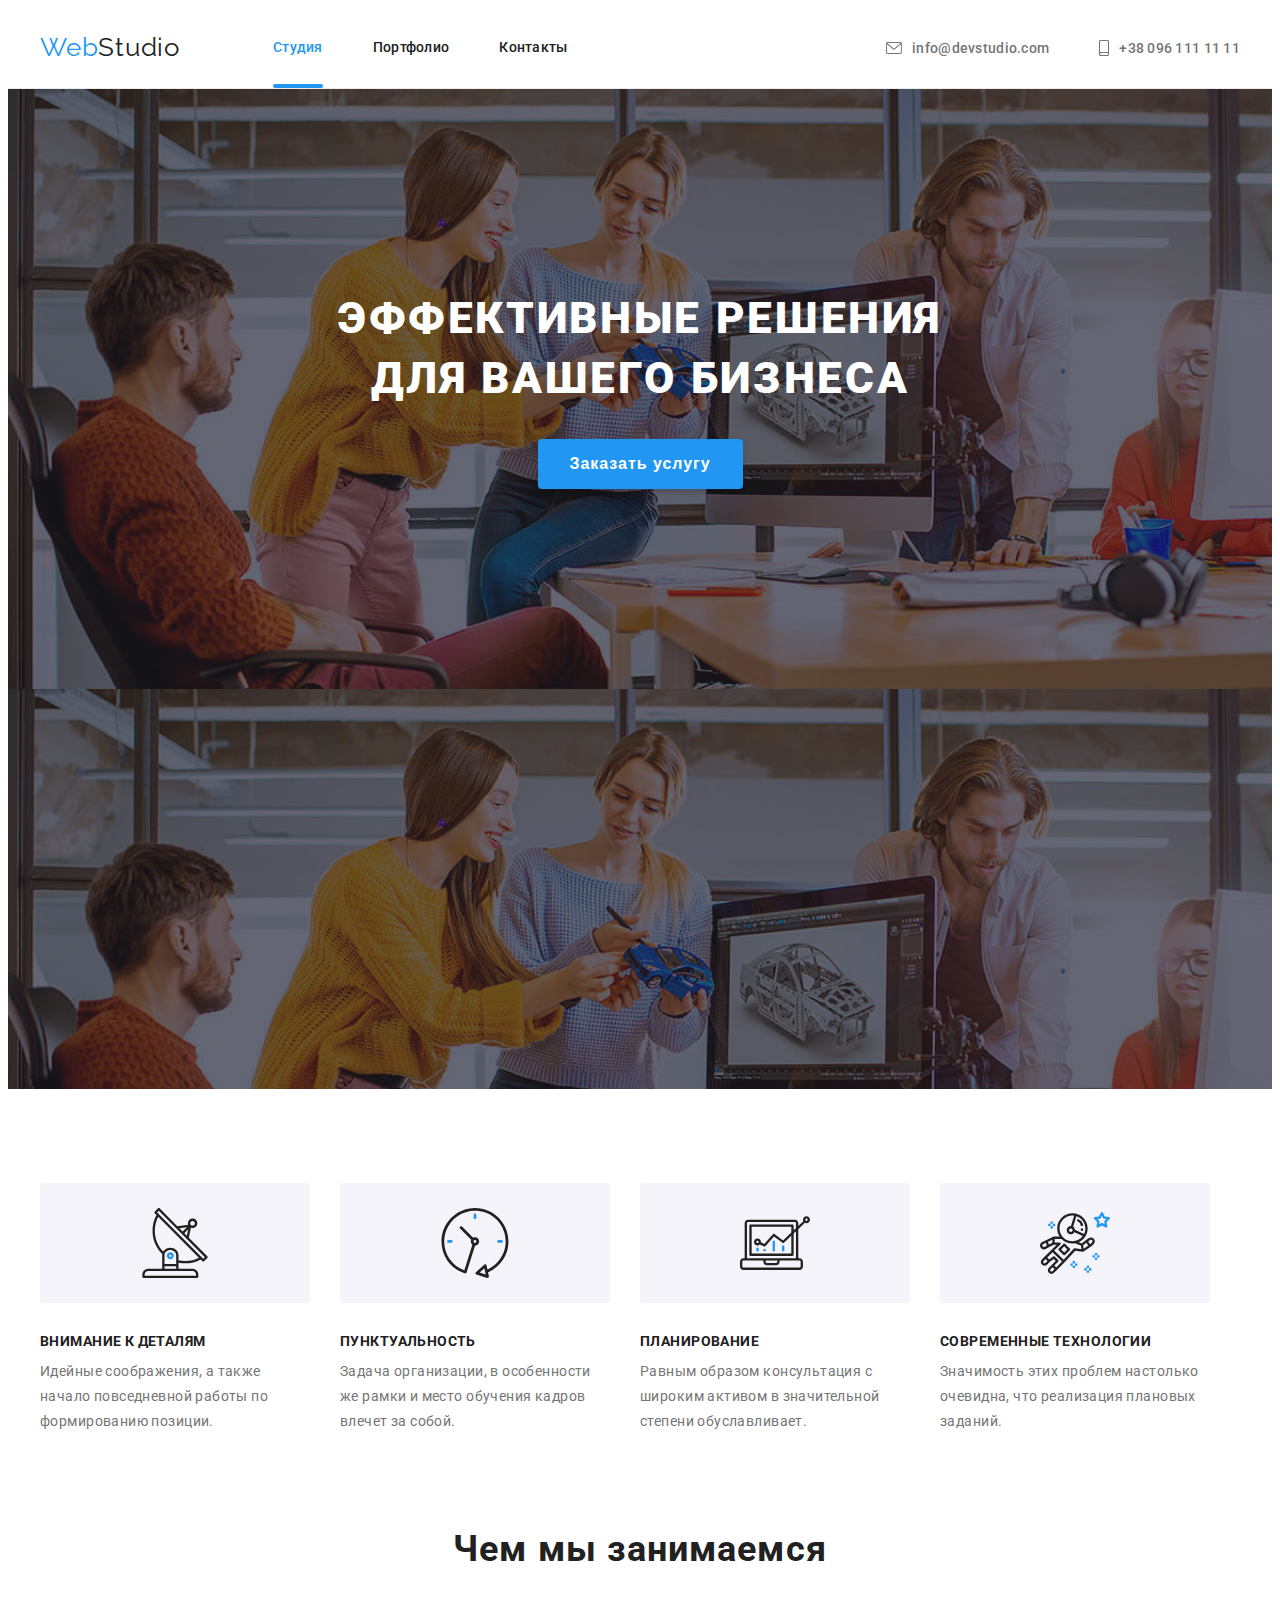
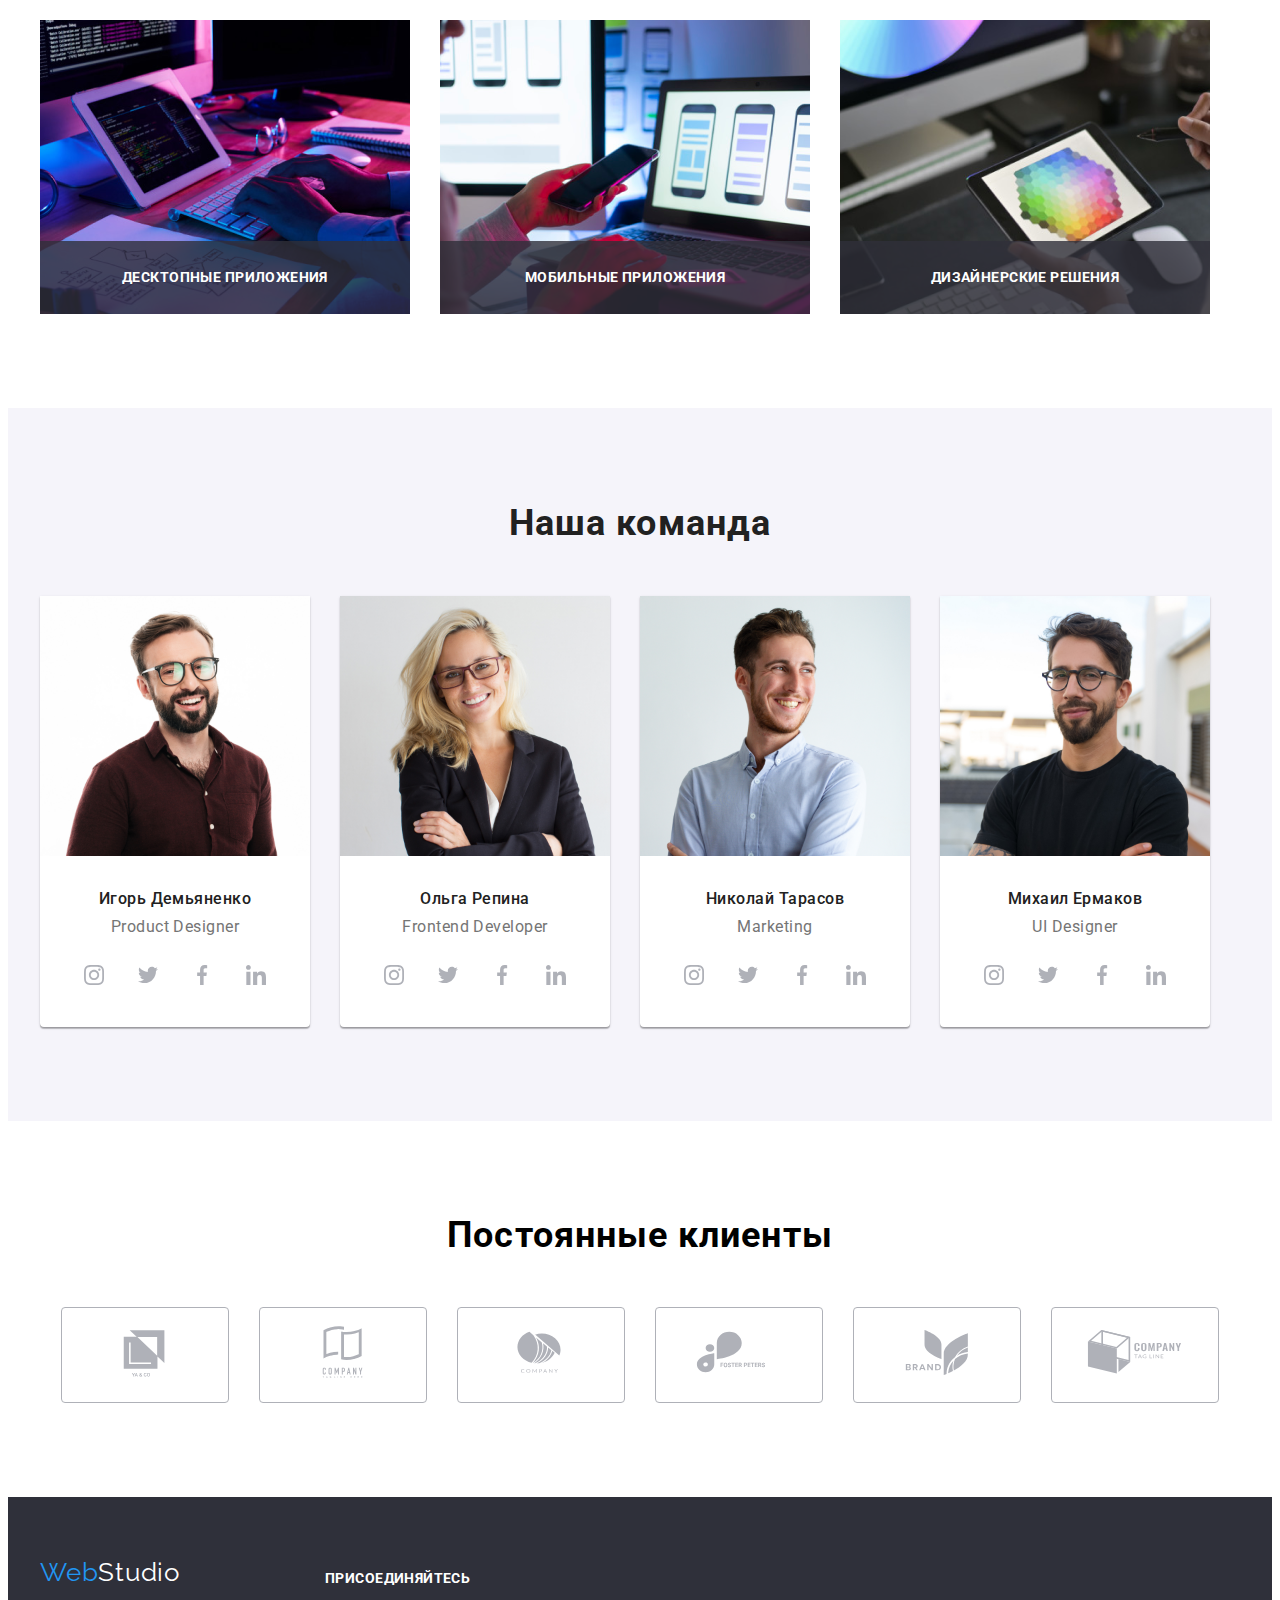
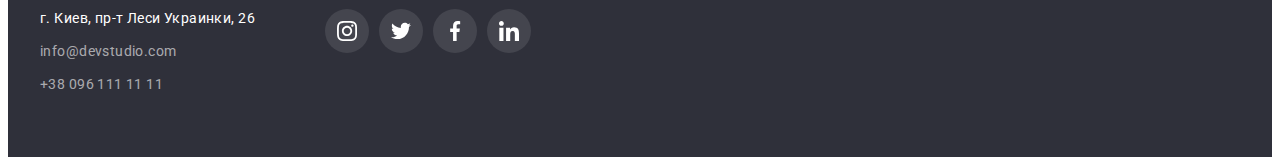
<file: index.html>
<!DOCTYPE html>
<html lang="ru">
  <head>
    <meta charset="UTF-8" />
    <meta http-equiv="X-UA-Compatible" content="IE=edge" />
    <meta name="viewport" content="width=device-width, initial-scale=1.0" />
    <title lang="en">WebStudio</title>
    <link rel="preconnect" href="https://fonts.googleapis.com" />
    <link rel="preconnect" href="https://fonts.gstatic.com" crossorigin />
    <link
      href="https://fonts.googleapis.com/css2?family=Raleway:wght@700&family=Roboto:wght@400;500;700;900&display=swap"
      rel="stylesheet"
    />
    <link rel="stylesheet" href="https://cdnjs.cloudflare.com/ajax/libs/modern-normalize/1.1.0/modern-normalize.min.css" integrity="sha512-wpPYUAdjBVSE4KJnH1VR1HeZfpl1ub8YT/NKx4PuQ5NmX2tKuGu6U/JRp5y+Y8XG2tV+wKQpNHVUX03MfMFn9Q==" crossorigin="anonymous" referrerpolicy="no-referrer" />
    <link rel="stylesheet" href="./css/styles.css" />
  </head>
  <body>
    <!-- Секция Хедер -->
    <header class="header">
      <div class="container header-container">
        <nav class="header-nav">
          <a href="./index.html" lang="en" target="_self" class="link logo">
            <span class="logo-web">Web</span>Studio
          </a>
          <ul class="nav-list list">
            <li><a href="" class="link header-active-page">Студия</a></li>
            <li><a href="./portfolio.html" class="link">Портфолио</a></li>
            <li><a href="" class="link">Контакты</a></li>
          </ul>
        </nav>
        <ul class="nav-contacts list">
          <li>
            <a href="mailto:info@devstudio.com" class="link">
              <svg class="icon-envelope" width="16" height="12">
                <use href="./images/symbol-defs.svg#icon-envelope"></use>
              </svg>
            info@devstudio.com</a>
          </li>
          <li>
            <a href="tel:+380961111111" class="link">
              <svg class="icon-smartphone" width="10" height="16">.
                <use href="./images/symbol-defs.svg#icon-smartphone"></use>
               </svg>
            +38 096 111 11 11</a>
          </li>
        </ul>
      </div>
    </header>

    <main>
      <!-- Секция Герой -->
      <section class="hero">
        <div class="container hero-container">
          <h1 class="hero-title">Эффективные решения для вашего бизнеса</h1>
          <button data-modal-open type="button" class="button hero-button">
            Заказать услугу
          </button>
        </div>
      </section>

      <div data-modal class="backdrop is-hidden">
        <div class="modal">
          <button data-modal-close type="button" class="button">
            <svg class="icon-close" width="11px" height="11px">
              <use href="./images/symbol-defs.svg#icon-close"></use>
            </svg>
          </button>
        </div>
      </div>

      <!-- Секция О нас -->
      <section class="about">
        <div class="container">
          <h2 hidden>О нас</h2>
          <ul class="list about-container">
            <li>
              <div class="about-icon">
                <svg class="icon-antenna" width="70" height="70">
                  <use href="./images/symbol-defs.svg#icon-antenna"></use>
                </svg>
              </div>
              <h3>Внимание к деталям</h3>
              <p>
                Идейные соображения, а также начало повседневной работы по
                формированию позиции.
              </p>
            </li>
            <li>
              <div class="about-icon">
                <svg class="icon-clock" width="70" height="70">
                  <use href="./images/symbol-defs.svg#icon-clock"></use>
                </svg>
              </div>
              <h3>Пунктуальность</h3>
              <p>
                Задача организации, в особенности же рамки и место обучения кадров
                влечет за собой.
              </p>
            </li>
            <li>
              <div class="about-icon">
                <svg class="icon-diagram" width="70" height="70">
                  <use href="./images/symbol-defs.svg#icon-diagram"></use>
                </svg>
              </div>
              <h3>Планирование</h3>
              <p>
                Равным образом консультация с широким активом в значительной
                степени обуславливает.
              </p>
            </li>
            <li>
              <div class="about-icon">
                <svg class="icon-astronaut" width="70" height="70">
                  <use href="./images/symbol-defs.svg#icon-astronaut"></use>
                </svg>
              </div>
              <h3>Современные технологии</h3>
              <p>
                Значимость этих проблем настолько очевидна, что реализация
                плановых заданий.
              </p>
            </li>
          </ul>  
        </div>
      </section>

      <!-- Секция чем мы занимаемся -->
      <section class="works">
        <div class="container">
          <h2>Чем мы занимаемся</h2>
          <ul class="list works-container">
            <li>
              <div class="works-thumb">
                <img
                src="./images/img1.png"
                alt="разработка алгоритмов"
                width="370"
                height="294"
              />
              <div class="works-description">
                <p>
                  Десктопные приложения
                </p>
              </div>
              </div>

            </li>
            <li>
              <div class="works-thumb">
                <img
                src="./images/img2.png"
                alt="написание мобильных приложений"
                width="370"
                height="294"
              />
              <div class="works-description">
                <p>
                  Мобильные приложения
                </p>
              </div>
              </div>

            </li>
            <li>
              <div class="works-thumb">
                <img
                src="./images/img3.png"
                alt="веб дизайн"
                width="370"
                height="294"
              />
              <div class="works-description">
                <p>
                  Дизайнерские решения
                </p>
              </div>
              </div>

            </li>
          </ul>  
        </div>
      </section>

      <!-- Секция наша команда -->
      <section class="team">
        <div class="container">
          <h2 class="team-title">Наша команда</h2>
          <ul class="list team-container">
            <li class="team-card">
              <img
                src="./images/img4.jpg"
                alt="Игорь Демьяненко"
                width="270"
                height="260"
              />
              <div class="team-card-info">
                <h3 class="team-name">Игорь Демьяненко</h3>
                <p lang="en" class="team-job">Product Designer</p>
                <div class="team-social-media">
                  <a href="">
                    <svg class="team-instagram" width="20" height="20">
                      <use href="./images/symbol-defs.svg#icon-instagram" class="icon-instagram"></use>
                    </svg>
                  </a><a href="">
                    <svg class="team-twitter" width="20" height="20">
                      <use href="./images/symbol-defs.svg#icon-twitter" class="icon-twitter"></use>
                    </svg>
                  </a><a href="">
                    <svg class="team-facebook" width="20" height="20">
                      <use href="./images/symbol-defs.svg#icon-facebook" class="icon-facebook"></use>
                    </svg>
                  </a><a href="">
                    <svg class="team-linkedin" width="20" height="20">
                      <use href="./images/symbol-defs.svg#icon-linkedin" class="icon-linkedin"></use>
                    </svg>
                  </a>
                </div>
              </div>
            </li>
            <li class="team-card">
              <img
                src="./images/img5.jpg"
                alt="Ольга Репина"
                width="270"
                height="260"
              />
              <div class="team-card-info">
                <h3 class="team-name">Ольга Репина</h3>
                <p lang="en" class="team-job">Frontend Developer</p>
                <div class="team-social-media">
                  <a href="">
                    <svg class="team-instagram" width="20" height="20">
                      <use href="./images/symbol-defs.svg#icon-instagram" class="icon-instagram"></use>
                    </svg>
                  </a><a href="">
                    <svg class="team-twitter" width="20" height="20">
                      <use href="./images/symbol-defs.svg#icon-twitter" class="icon-twitter"></use>
                    </svg>
                  </a><a href="">
                    <svg class="team-facebook" width="20" height="20">
                      <use href="./images/symbol-defs.svg#icon-facebook" class="icon-facebook"></use>
                    </svg>
                  </a><a href="">
                    <svg class="team-linkedin" width="20" height="20">
                      <use href="./images/symbol-defs.svg#icon-linkedin" class="icon-linkedin"></use>
                    </svg>
                  </a>
                </div>
              </div>
            </li>
            <li class="team-card">
              <img
                src="./images/img6.jpg"
                alt="Николай Тарасов"
                width="270"
                height="260"
              />
              <div class="team-card-info">
                <h3 class="team-name">Николай Тарасов</h3>
                <p lang="en" class="team-job">Marketing</p>
                <div class="team-social-media">
                  <a href="">
                    <svg class="team-instagram" width="20" height="20">
                      <use href="./images/symbol-defs.svg#icon-instagram" class="icon-instagram"></use>
                    </svg>
                  </a><a href="">
                    <svg class="team-twitter" width="20" height="20">
                      <use href="./images/symbol-defs.svg#icon-twitter" class="icon-twitter"></use>
                    </svg>
                  </a><a href="">
                    <svg class="team-facebook" width="20" height="20">
                      <use href="./images/symbol-defs.svg#icon-facebook" class="icon-facebook"></use>
                    </svg>
                  </a><a href="">
                    <svg class="team-linkedin" width="20" height="20">
                      <use href="./images/symbol-defs.svg#icon-linkedin" class="icon-linkedin"></use>
                    </svg>
                  </a>
                </div>
              </div>
            </li>
            <li class="team-card">
              <img
                src="./images/img7.jpg"
                alt="Михаил Ермаков"
                width="270"
                height="260"
              />
              <div class="team-card-info">
                <h3 class="team-name">Михаил Ермаков</h3>
                <p lang="en" class="team-job">UI Designer</p>
                <div class="team-social-media">
                  <a href="">
                    <svg class="team-instagram" width="20" height="20">
                      <use href="./images/symbol-defs.svg#icon-instagram" class="icon-instagram"></use>
                    </svg>
                  </a><a href="">
                    <svg class="team-twitter" width="20" height="20">
                      <use href="./images/symbol-defs.svg#icon-twitter" class="icon-twitter"></use>
                    </svg>
                  </a><a href="">
                    <svg class="team-facebook" width="20" height="20">
                      <use href="./images/symbol-defs.svg#icon-facebook" class="icon-facebook"></use>
                    </svg>
                  </a><a href="">
                    <svg class="team-linkedin" width="20" height="20">
                      <use href="./images/symbol-defs.svg#icon-linkedin" class="icon-linkedin"></use>
                    </svg>
                  </a>
                </div>
              </div>
            </li>
          </ul>
        </div>
      </section>

      <!-- Секция клиенты -->
      <section class="customers">
        <div class="container customers-container">
          <h1 class="customers-title">Постоянные клиенты</h1>
          <ul class="customers-list list">
            <li><a href="">
                <svg class="customers-icon" width="106" height="60">
                  <use href="./images/symbol-defs.svg#icon-Logo1"></use>
                </svg>
              </a></li
            ><li><a href="">
                <svg class="customers-icon" width="106" height="60">
                  <use href="./images/symbol-defs.svg#icon-Logo2"></use>
                </svg>
              </a></li
            ><li><a href="">
                <svg class="customers-icon" width="106" height="60">
                 <use href="./images/symbol-defs.svg#icon-Logo3"></use>
                </svg>
              </a></li
            ><li><a href="">
                <svg class="customers-icon" width="106" height="60">
                  <use href="./images/symbol-defs.svg#icon-Logo4"></use>
                </svg>
              </a></li
            ><li><a href="">
                <svg class="customers-icon" width="106" height="60">
                  <use href="./images/symbol-defs.svg#icon-Logo5"></use>
                </svg>
              </a></li
            ><li><a href="">
                <svg class="customers-icon" width="106" height="60">
                  <use href="./images/symbol-defs.svg#icon-Logo6"></use>
                </svg>
              </a>
            </li>
          </ul>
        </div>
      </section>
    </main>
    <!-- Секция футер -->
    <footer class="footer">
      <div class="container">
        <div class=" footer-container">
          <a href="" lang="en" class="link logo"><span class="logo-web">Web</span>Studio</a>
          <ul class="list footer-list">
            <li>
              <address>г. Киев, пр-т Леси Украинки, 26</address>
            </li>
            <li>
              <a href="mailto:info@devstudio.com" class="footer-link link">info@devstudio.com</a>
            </li>
            <li>
              <a href="tel:+380961111111" class="footer-link link">+38 096 111 11 11</a>
            </li>
          </ul>
        </div>
        <div class="footer-social">
          <h2>
            присоединяйтесь
          </h2>
          <div class="footer-social-media">
            <a href="">
              <svg class="footer-instagram" width="20" height="20">
                <use href="./images/symbol-defs.svg#icon-instagram" class="icon-instagram"></use>
              </svg>
            </a><a href="">
              <svg class="footer-twitter" width="20" height="20">
                <use href="./images/symbol-defs.svg#icon-twitter" class="icon-twitter"></use>
              </svg>
            </a><a href="">
              <svg class="footer-facebook" width="20" height="20">
                <use href="./images/symbol-defs.svg#icon-facebook" class="icon-facebook"></use>
              </svg>
            </a><a href="">
              <svg class="footer-linkedin" width="20" height="20">
                <use href="./images/symbol-defs.svg#icon-linkedin" class="icon-linkedin"></use>
              </svg>
            </a>
          </div>
        </div>
      </div>

    </footer>

    <script src="./js/modal.js"></script>

  </body>
</html>
</file>
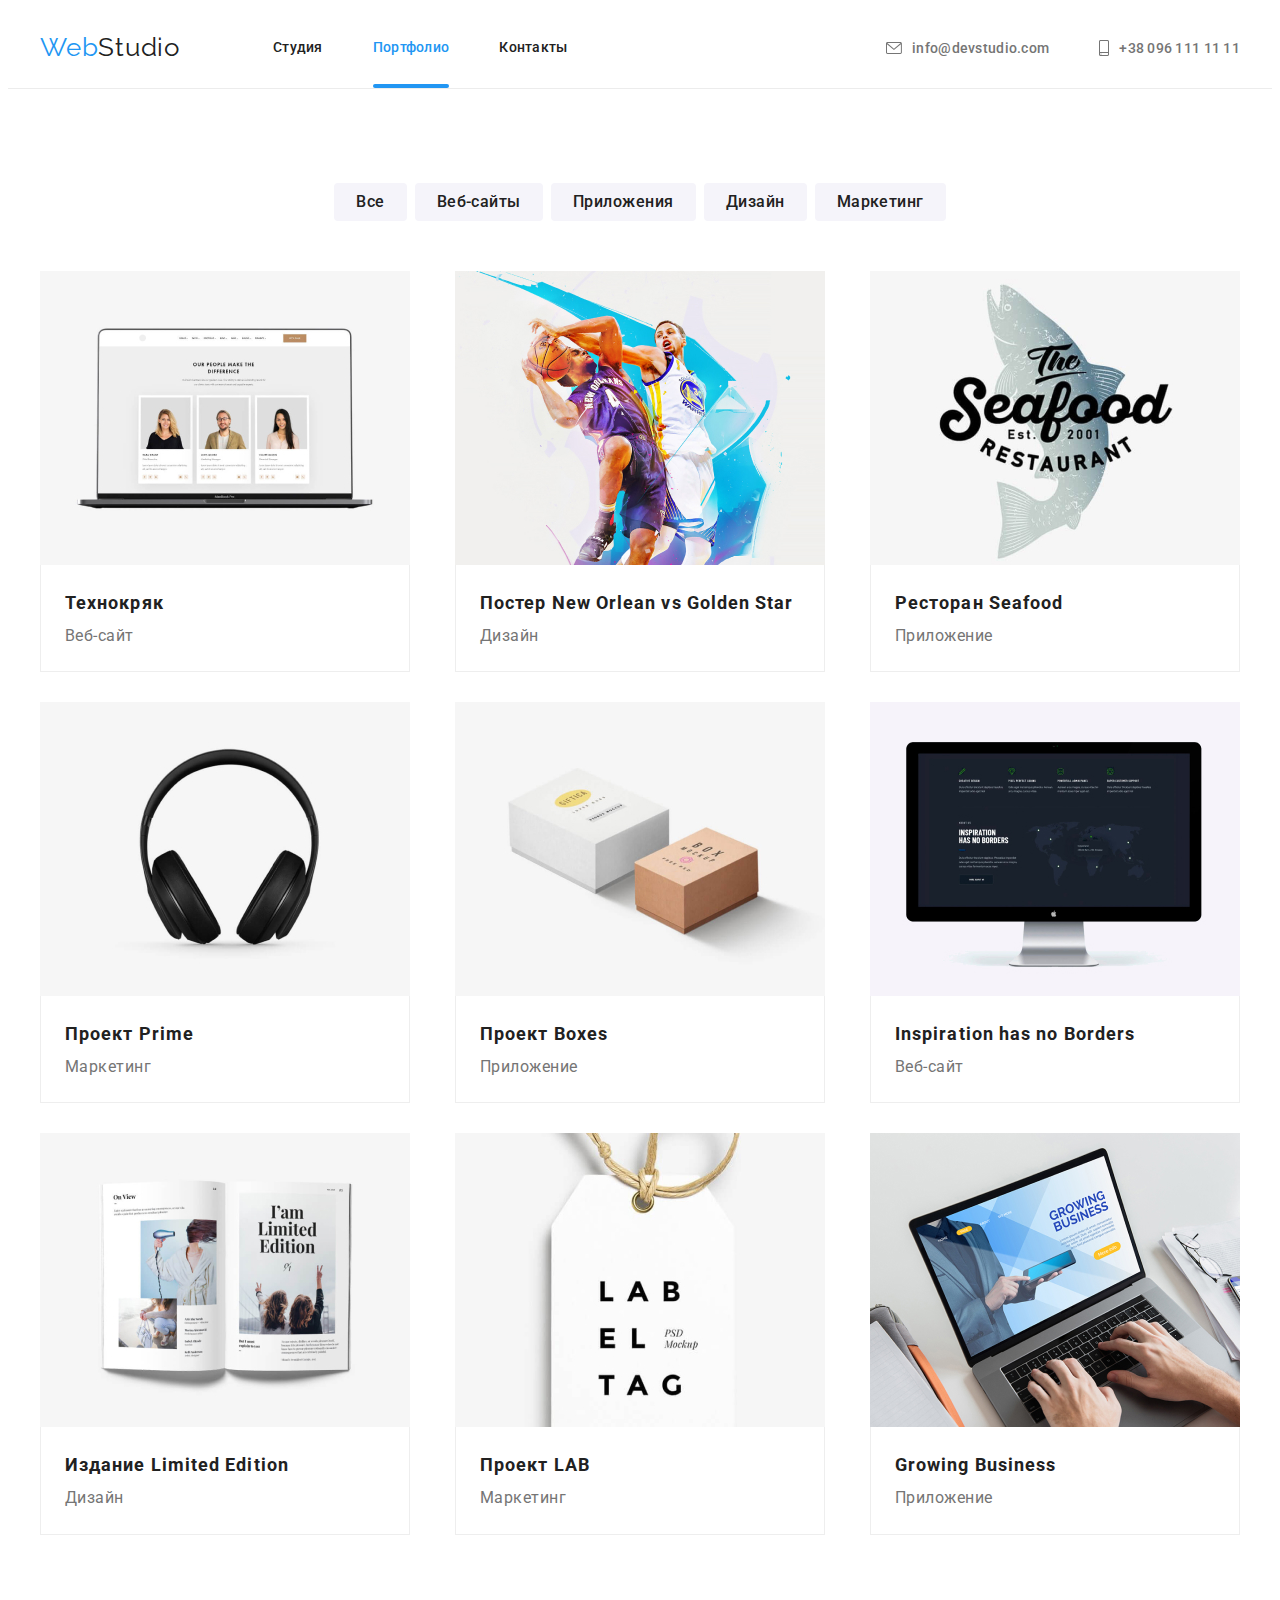
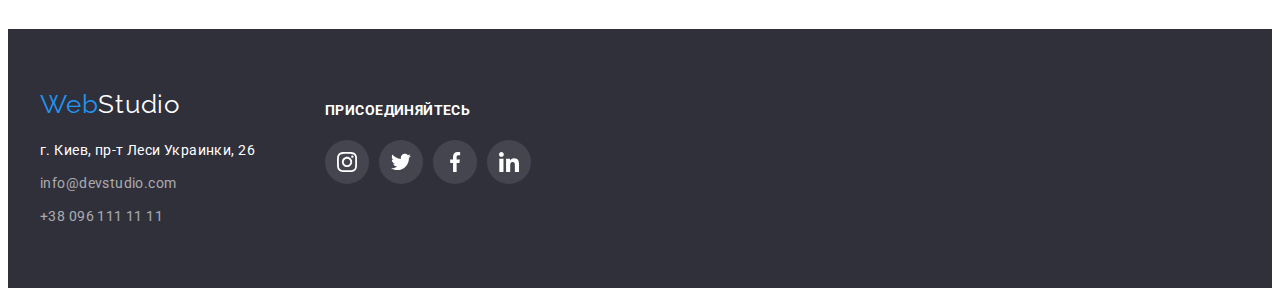
<file: portfolio.html>
<!DOCTYPE html>
<html lang="ru">
<head>
    <meta charset="UTF-8">
    <meta http-equiv="X-UA-Compatible" content="IE=edge">
    <meta name="viewport" content="width=device-width, initial-scale=1.0">
    <title>Портфолио</title>
    <link rel="preconnect" href="https://fonts.googleapis.com">
    <link rel="preconnect" href="https://fonts.gstatic.com" crossorigin>
    <link href="https://fonts.googleapis.com/css2?family=Raleway:wght@700&family=Roboto:wght@400;500;700;900&display=swap" rel="stylesheet">
    <link rel="stylesheet" href="https://cdnjs.cloudflare.com/ajax/libs/modern-normalize/1.1.0/modern-normalize.min.css" integrity="sha512-wpPYUAdjBVSE4KJnH1VR1HeZfpl1ub8YT/NKx4PuQ5NmX2tKuGu6U/JRp5y+Y8XG2tV+wKQpNHVUX03MfMFn9Q==" crossorigin="anonymous" referrerpolicy="no-referrer" />
    <link rel="stylesheet" href="./css/styles.css">

</head>
<body>
    <!-- Секция Хедер -->
        <header class="header">
          <div class="container header-container">
            <nav class="header-nav">
              <a href="./index.html" lang="en" target="_self" class="link logo">
                <span class="logo-web">Web</span>Studio
              </a>
              <ul class="nav-list list">
                <li><a href="./index.html" class="link">Студия</a></li>
                <li><a href="" class="link header-active-page">Портфолио</a></li>
                <li><a href="" class="link">Контакты</a></li>
              </ul>
            </nav>
            <ul class="nav-contacts list">
              <li>
                <a href="mailto:info@devstudio.com" class="link">
                  <svg class="icon-envelope" width="16" height="12">
                    <use href="./images/symbol-defs.svg#icon-envelope"></use>
                  </svg>
                  info@devstudio.com</a>
              </li>
              <li>
                <a href="tel:+380961111111" class="link">
                  <svg class="icon-smartphone" width="10" height="16">.
                    <use href="./images/symbol-defs.svg#icon-smartphone"></use>
                  </svg>
                  +38 096 111 11 11</a>
              </li>
            </ul>
          </div>
        </header>

    <!-- Секция Портфолио -->

    <main>
      <section class="portfolio">
        <h1 hidden>Портфолио</h1>
      <ul class="list container portfolio-buttons">
        <li><button type="button" class="portfolio-button button">Все</button></li>
        <li><button type="button" class="portfolio-button button">Веб-сайты</button></li>
        <li><button type="button" class="portfolio-button button">Приложения</button></li>
        <li><button type="button" class="portfolio-button button">Дизайн</button></li>
        <li><button type="button" class="portfolio-button button">Маркетинг</button></li>
      </ul>
      <ul class="list container portfolio-container">
        <li>
          <a href="" class="link portfolio-card">
            <div class="portfolio-img-container">
              <img src="./images/portfolio1.jpg" alt="веб-сайт технокряк" width="370" height="294">

              <div class="portfolio-overlay">
                <p>Ресурс предлагает комплексные предложения с разным уровнем функционала и сервисов. Все это позволит посетителю получить исчерпывающие сведения о компании или частном лице.</p>
              </div>
            </div>
            <div class="portfolio-card-info">
              <h2 class="portfolio-card-title">Технокряк</h2>
              <p class="portfolio-card-desc">Веб-сайт</p>
            </div>

          </a>
        </li>
        <li>
          <a href="" class="link portfolio-card">
            <div class="portfolio-img-container">
              <img src="./images/portfolio2.jpg" alt="баскетбольный постер" width="370" height="294">

              <div class="portfolio-overlay">
                <p>Ресурс предлагает комплексные предложения с разным уровнем функционала и сервисов. Все это позволит посетителю получить исчерпывающие сведения о компании или частном лице.</p>
              </div>
            </div>
            <div class="portfolio-card-info">
              <h2 class="portfolio-card-title">Постер <span lang="en">New Orlean vs Golden Star</span></h2>
              <p class="portfolio-card-desc">Дизайн</p>
            </div>

          </a>
        </li>
        <li>
          <a href="" class="link portfolio-card">
            <div class="portfolio-img-container">
              <img src="./images/portfolio3.jpg" alt="логотип ресторана seafood" width="370" height="294">

              <div class="portfolio-overlay">
                <p>Ресурс предлагает комплексные предложения с разным уровнем функционала и сервисов. Все это позволит посетителю получить исчерпывающие сведения о компании или частном лице.</p>
              </div>
            </div>
            <div class="portfolio-card-info">
              <h2 class="portfolio-card-title">Ресторан <span lang="en">Seafood</span></h2>
              <p class="portfolio-card-desc">Приложение</p>
            </div>

          </a>
        </li>
        <li>
          <a href="" class="link portfolio-card">
            <div class="portfolio-img-container">
              <img src="./images/portfolio4.jpg" alt="наушники" width="370" height="294">

              <div class="portfolio-overlay">
              <p>Ресурс предлагает комплексные предложения с разным уровнем функционала и сервисов. Все это позволит посетителю получить исчерпывающие сведения о компании или частном лице.</p>
            </div>
            </div>
            <div class="portfolio-card-info">
              <h2 class="portfolio-card-title">Проект <span lang="en">Prime</span></h2>
              <p class="portfolio-card-desc">Маркетинг</p>
            </div>

          </a>
        </li>
        <li>
          <a href="" class="link portfolio-card">
            <div class="portfolio-img-container">
              <img src="./images/portfolio5.jpg" alt="коробки" width="370" height="294">                            
              <div class="portfolio-overlay">
                <p>Ресурс предлагает комплексные предложения с разным уровнем функционала и сервисов. Все это позволит посетителю получить исчерпывающие сведения о компании или частном лице.</p>
              </div>
            </div>
            <div class="portfolio-card-info">
              <h2 class="portfolio-card-title">Проект <span lang="en">Boxes</span></h2>
              <p class="portfolio-card-desc">Приложение</p>
            </div>

          </a>
        </li>
        <li>
          <a href="" class="link portfolio-card">
            <div class="portfolio-img-container">
                          <img src="./images/portfolio6.jpg" alt="веб-сайт Inspiration has no Borders" width="370" height="294">

                          <div class="portfolio-overlay">
              <p>Ресурс предлагает комплексные предложения с разным уровнем функционала и сервисов. Все это позволит посетителю получить исчерпывающие сведения о компании или частном лице.</p>
            </div>
            </div>
            <div class="portfolio-card-info">
              <h2 class="portfolio-card-title" lang="en">Inspiration has no Borders</h2>
               <p class="portfolio-card-desc">Веб-сайт</p>
            </div>

          </a>
        </li>
        <li>
          <a href="" class="link portfolio-card">
            <div class="portfolio-img-container">
                          <img src="./images/portfolio7.jpg" alt="издание limited edition" width="370" height="294">

                          <div class="portfolio-overlay">
              <p>Ресурс предлагает комплексные предложения с разным уровнем функционала и сервисов. Все это позволит посетителю получить исчерпывающие сведения о компании или частном лице.</p>
            </div>
            </div>
            <div class="portfolio-card-info">
              <h2 class="portfolio-card-title">Издание <span lang="en">Limited Edition</span></h2>
              <p class="portfolio-card-desc">Дизайн</p>
            </div>

          </a>
        </li>
        <li>
          <a href="" class="link portfolio-card">
            <div class="portfolio-img-container">
                          <img src="./images/portfolio8.jpg" alt="логотип проекта LAB" width="370" height="294">

                          <div class="portfolio-overlay">
              <p>Ресурс предлагает комплексные предложения с разным уровнем функционала и сервисов. Все это позволит посетителю получить исчерпывающие сведения о компании или частном лице.</p>
            </div>
            </div>
            <div class="portfolio-card-info">
              <h2 class="portfolio-card-title">Проект LAB</h2>
              <p class="portfolio-card-desc">Маркетинг</p>
            </div>

          </a>
        </li>
        <li>
          <a href="" class="link portfolio-card">
            <div class="portfolio-img-container">
                          <img src="./images/portfolio9.jpg" alt="приложение Growing Business" width="370" height="294">

                          <div class="portfolio-overlay">
              <p>Ресурс предлагает комплексные предложения с разным уровнем функционала и сервисов. Все это позволит посетителю получить исчерпывающие сведения о компании или частном лице.</p>
            </div>
            </div>
            <div class="portfolio-card-info">
              <h2 class="portfolio-card-title" lang="en">Growing Business</h2>
              <p class="portfolio-card-desc">Приложение</p>
            </div>

          </a>
        </li>
      </ul>
      </section>
    </main>

    <!-- Секция футер -->
    <footer class="footer">
      <div class="container">
        <div class=" footer-container">
          <a href="./index.html" target="_self" lang="en" class="link logo"><span class="logo-web">Web</span>Studio</a>
          <ul class="list footer-list">
            <li>
              <address>г. Киев, пр-т Леси Украинки, 26</address>
            </li>
            <li>
              <a href="mailto:info@devstudio.com" class="footer-link link">info@devstudio.com</a>
            </li>
            <li>
              <a href="tel:+380961111111" class="footer-link link">+38 096 111 11 11</a>
            </li>
          </ul>
        </div>
        <div class="footer-social">
          <h2>
            присоединяйтесь
          </h2>
          <div class="footer-social-media">
            <a href="">
              <svg class="footer-instagram" width="20" height="20">
                <use href="./images/symbol-defs.svg#icon-instagram" class="icon-instagram"></use>
              </svg>
            </a><a href="">
              <svg class="footer-twitter" width="20" height="20">
                <use href="./images/symbol-defs.svg#icon-twitter" class="icon-twitter"></use>
              </svg>
            </a><a href="">
              <svg class="footer-facebook" width="20" height="20">
                <use href="./images/symbol-defs.svg#icon-facebook" class="icon-facebook"></use>
              </svg>
            </a><a href="">
              <svg class="footer-linkedin" width="20" height="20">
                <use href="./images/symbol-defs.svg#icon-linkedin" class="icon-linkedin"></use>
              </svg>
            </a>
          </div>
        </div>
      </div>
    
    </footer>
</body>
</html>
</file>
<file: css/styles.css>
/* main colours
main text colour #757575
black text colour #212121
White text colour #FFFFFF
blue text colour #2196F3
main background colour #E5E5E5
grey background colour #F5F4FA
dark grey background colour #2F303A
*/

:root {
  --main-text: #757575;
  --black-text: #212121;
  --white-text: #ffffff;
  --blue-main: #2196f3;
  --main-background: #fff;
  --grey-background: #f5f4fa;
  --dark-grey-background: #2f303a;
}

body {
  font-family: Roboto, sans-serif;
}

h1,
h2,
h3,
h4,
h5,
h6,
p,
ul,
li {
  margin: 0;
  padding: 0;
}

.link {
  text-decoration: none;
}

.list {
  list-style: none;
}

.button {
  border: none;
  border-radius: 4px;
}

.container {
  display: flex;
  max-width: 1200px;
  padding-left: 15px;
  padding-right: 15px;
  margin-left: auto;
  margin-right: auto;
}

/* header */

.header {
  border-bottom: 1px solid #ececec;
}

.header .logo {
  font-family: Raleway;
  font-weight: 400;
  font-size: 26px;
  line-height: 1.2;
  letter-spacing: 0.03em;
  color: var(--black-text);
  margin-right: 93px;
}

.logo .logo-web {
  color: var(--blue-main);
}

.header-nav,
.nav-list,
.nav-contacts {
  display: flex;
  align-items: center;
  padding: 0;
}

.nav-list li {
  font-weight: 500;
  font-size: 14px;
  line-height: 1.14;
  letter-spacing: 0.02em;
  margin-right: 50px;
}

.nav-list a {
  color: inherit;
}

.nav-list > li:last-child,
.nav-contacts > li:last-child {
  margin-right: 0;
}

.nav-list .link {
  color: var(--black-text);
  transition: color 250ms cubic-bezier(0.4, 0, 0.2, 1);
}

.nav-list .link:hover,
.nav-list .link:focus {
  color: var(--blue-main);
}

.nav-contacts a {
  color: var(--main-text);
  transition: color 250ms cubic-bezier(0.4, 0, 0.2, 1);
}

.nav-contacts a:hover,
.nav-contacts a:focus {
  color: var(--blue-main);
}

.nav-contacts a:hover svg,
.nav-contacts a:focus svg {
  fill: var(--blue-main);
}

.nav-contacts li {
  display: flex;
  font-weight: 500;
  font-size: 14px;
  line-height: 1.2;
  letter-spacing: 0.02em;
  margin-right: 50px;
}

nav .nav-list a.header-active-page {
  color: var(--blue-main);
  position: relative;
}

nav a.header-active-page::after {
  content: '';
  height: 4px;
  width: 100%;
  background-color: var(--blue-main);
  position: absolute;
  bottom: 0;
  right: 0;
  transform: translateY(33px);
  border-radius: 4px;
}

.header-container {
  justify-content: space-between;
  min-height: 80px;
}

.nav-contacts a {
  display: flex;
  align-items: center;
}

.header .icon-envelope,
.header .icon-smartphone {
  margin-right: 10px;
  fill: #757575;
  transition: fill 250ms cubic-bezier(0.4, 0, 0.2, 1);
}

/* hero */
.hero {
  background-color: var(--dark-grey-background);
  background: linear-gradient(90deg, rgba(47, 48, 58, 0.4) 0%, rgba(47, 48, 58, 0.4) 100%),
    url(../images/hero_bg.jpg), center;
  text-align: center;
  height: 600px;
  padding-top: 200px;
  padding-bottom: 200px;
}

.hero-title {
  font-weight: 900;
  font-size: 44px;
  line-height: 1.36;
  letter-spacing: 0.06em;
  text-transform: uppercase;
  color: var(--white-text);
  margin: 0 0 30px;
  min-height: 120px;
  max-width: 700px;
}

.hero-button {
  font-weight: 700;
  font-size: 16px;
  line-height: 1.9;
  align-items: center;
  text-align: center;
  letter-spacing: 0.06em;
  color: #ffffff;
  background-color: var(--blue-main);
  padding: 10px 32px;
  box-shadow: 0px 4px 4px rgba(0, 0, 0, 0.15);
}

.hero-container {
  flex-direction: column;
  justify-items: center;
  align-items: center;
  min-height: 200px;
}

.backdrop {
  position: fixed;
  top: 0;
  right: 0;
  width: 100%;
  height: 100%;
  z-index: 1;

  background-color: rgba(0, 0, 0, 0.2);
  opacity: 1;
  transition: opacity 250ms cubic-bezier(0.4, 0, 0.2, 1);
}

.is-hidden {
  opacity: 0;
  pointer-events: none;
}

.modal {
  position: absolute;
  top: 50%;
  right: 50%;
  transform: scale(1) translate(50%, -50%);
  z-index: 1;
  transition: transform 250ms cubic-bezier(0.4, 0, 0.2, 1);
  transform-origin: top right;

  min-height: 581px;
  min-width: 528px;

  background: #ffffff;
  box-shadow: 0px 1px 3px rgba(0, 0, 0, 0.12), 0px 1px 1px rgba(0, 0, 0, 0.14),
    0px 2px 1px rgba(0, 0, 0, 0.2);
  border-radius: 4px;
}

.backdrop.is-hidden .modal {
  scale: 1.2;
  transform: scale(1.2) translate(50%, -50%);
}

.modal .button {
  position: absolute;
  top: 10px;
  right: 10px;

  padding: 10px;
  display: flex;

  background-color: #fff;
  border: 1px solid rgba(0, 0, 0, 0.1);
  border-radius: 50%;
}

/* about */

.about,
.works {
  background-color: var(--main-background);
}

.about {
  padding: 94px 0;
}

.about h3 {
  font-weight: 700;
  font-size: 14px;
  line-height: 1.15;
  letter-spacing: 0.03em;
  text-transform: uppercase;
  color: var(--black-text);
}

.about p {
  font-weight: 400;
  font-size: 14px;
  line-height: 1.8;
  letter-spacing: 0.03em;
  color: var(--main-text);
}

.about-container {
  display: flex;
  padding: 0;
  margin-top: 0;
  margin-bottom: 0;
  align-items: center;
}

.about-container > li {
  width: 270px;
  margin-right: 30px;
}

.about-container > li:last-child {
  margin-right: 0;
}

.about-container h3 {
  margin-bottom: 10px;
}

.about-icon {
  background: var(--grey-background);
  border-radius: 4px;
  margin-bottom: 30px;
  display: flex;
  justify-content: center;
  align-items: center;
  min-height: 120px;
}

/* works */

.works {
  padding-bottom: 94px;
}

.works .container {
  flex-direction: column;
}

.works h2 {
  font-weight: 700;
  font-size: 36px;
  line-height: 1.16;
  text-align: center;
  letter-spacing: 0.03em;
  color: var(--black-text);
  margin-bottom: 50px;
}

.works-container {
  padding-bottom: 94px;
  display: flex;
  padding: 0;
}

.works-container li {
  margin-right: 30px;
}

.works-container li:last-child {
  margin-right: 0px;
}

.works-thumb {
  position: relative;
  display: flex;
}

.works-description {
  position: absolute;
  bottom: 0;
  right: 0;
  background-color: rgba(47, 48, 58, 0.8);
  width: 100%;
  font-weight: 0;
}

.works-description > p {
  font-weight: 700;
  font-size: 14px;
  line-height: 1.4;
  text-align: center;
  letter-spacing: 0.03em;
  text-transform: uppercase;
  color: var(--white-text);
  padding: 27px 0;
}

/* team */

.team {
  background-color: var(--grey-background);
  padding: 94px 0;
}

.team .team-title {
  font-weight: 700;
  font-size: 36px;
  line-height: 1.2;
  text-align: center;
  letter-spacing: 0.03em;
  color: var(--black-text);
  margin-bottom: 50px;
}

.team .team-name {
  font-weight: 500;
  font-size: 16px;
  line-height: 1.18;
  text-align: center;
  letter-spacing: 0.03em;
  color: var(--black-text);
  margin-bottom: 10px;
}

.team .team-job {
  font-weight: normal;
  font-size: 16px;
  line-height: 1.18;
  text-align: center;
  letter-spacing: 0.03em;
  color: var(--main-text);
  margin-bottom: 16px;
}

.team .container {
  flex-direction: column;
}

.team-container {
  display: flex;
}

.team-card-info {
  padding: 30px 0;
}

.team-card {
  background: #ffffff;
  box-shadow: 0px 1px 3px rgba(0, 0, 0, 0.12), 0px 1px 1px rgba(0, 0, 0, 0.14),
    0px 2px 1px rgba(0, 0, 0, 0.2);
  border-radius: 0px 0px 4px 4px;
  margin-right: 30px;
}

.team-card:last-child {
  margin-right: 0;
}

.team-card-info > .team-social-media {
  padding: 0 32px;
  display: flex;
  justify-content: space-between;
  font-size: 0;
}

.team-social-media > a {
  padding: 12px;
  border-radius: 50%;
  background-color: #fff;
  transition: background-color 250ms cubic-bezier(0.4, 0, 0.2, 1);
}

.team-social-media > a > svg {
  fill: #afb1b8;
  transition: fill 250ms cubic-bezier(0.4, 0, 0.2, 1);
}

.team-social-media > a:hover,
.team-social-media > a:focus {
  background-color: var(--blue-main);
}

.team-social-media > a:hover > svg,
.team-social-media > a:focus > svg {
  fill: #fff;
}

/* customers */

.customers {
  padding: 94px 0;
  background-color: var(--main-cackground);
}

.customers-container {
  flex-direction: column;
  align-items: center;
}

.customers .customers-title {
  font-weight: 700;
  font-size: 36px;
  line-height: 1.16;
  letter-spacing: 0.03em;
  margin-bottom: 50px;
}

.customers-list li {
  display: inline-block;
  margin-right: 30px;
}

.customers-list a {
  display: inline-block;
  padding: 15px 30px;
  border: 1px solid #afb1b8;
  border-radius: 4px;
}

.customers-list a:hover,
.customers-list a:focus {
  border-color: var(--blue-main);
}

.customers-list li:last-child {
  margin-right: 0;
}

.customers-list .customers-icon {
  fill: #afb1b8;
  transition: fill 250ms cubic-bezier(0.4, 0, 0.2, 1);
}

.customers-list a:hover .customers-icon,
.customers-list a:focus .customers-icon {
  fill: var(--blue-main);
}

/* portfolio */

.portfolio {
  padding: 94px 0;
}

.portfolio .portfolio-button {
  position: relative;

  font-family: roboto, sans-sherif;
  font-weight: 500;
  font-size: 16px;
  line-height: 1.6;
  text-align: center;
  letter-spacing: 0.03em;
  color: var(--black-text);
  background-color: var(--grey-background);
  padding: 6px 22px;
  transition: background-color 250ms cubic-bezier(0.4, 0, 0.2, 1),
    color 250ms cubic-bezier(0.4, 0, 0.2, 1);
}

.portfolio .portfolio-button:hover,
.portfolio .portfolio-button:focus {
  background-color: var(--blue-main);
  color: var(--white-text);
}

.portfolio-button::after {
  content: '';
  position: absolute;
  top: 0;
  left: 0;
  z-index: -1;
  width: 100%;
  height: 100%;
  opacity: 0;
  border-radius: 4px;
  box-shadow: 0px 3px 1px rgba(0, 0, 0, 0.1), 0px 1px 2px rgba(0, 0, 0, 0.08),
    0px 2px 2px rgba(0, 0, 0, 0.12);
  transition: opacity 250ms cubic-bezier(0.4, 0, 0.2, 1);
}

.portfolio-button:focus::after,
.portfolio-button:hover::after {
  opacity: 1;
}

.portfolio-card .portfolio-card-title {
  font-weight: 700;
  font-size: 18px;
  line-height: 2;
  letter-spacing: 0.06em;
  color: var(--black-text);
}

.portfolio-card .portfolio-card-desc {
  font-weight: 400;
  font-size: 16px;
  line-height: 1.9;
  letter-spacing: 0.03em;
  color: var(--main-text);
}

.portfolio-card-info {
  padding: 20px 0 20px 24px;
  border-right: 1px solid #eeeeee;
  border-left: 1px solid #eeeeee;
  border-bottom: 1px solid #eeeeee;
}

.portfolio-buttons {
  justify-content: center;
  margin-bottom: 50px;
}

.portfolio-buttons li {
  margin-right: 8px;
}

.portfolio-buttons li:last-child {
  margin-right: 0;
}

.portfolio-container {
  flex-wrap: wrap;
  justify-content: space-between;
}

.portfolio-card::after {
  content: '';
  position: absolute;
  z-index: -1;
  width: 100%;
  height: 100%;
  opacity: 0;
  box-shadow: 0px 1px 1px rgba(0, 0, 0, 0.12), 0px 4px 4px rgba(0, 0, 0, 0.06),
    1px 4px 6px rgba(0, 0, 0, 0.16);
  transition: opacity 250ms cubic-bezier(0.4, 0, 0.2, 1);
}

.portfolio-card:focus::after,
.portfolio-card:hover::after {
  opacity: 1;
}

.portfolio-container > li {
  margin-bottom: 30px;
  background-color: #ffffff;
}

.portfolio-card {
  position: relative;
  display: flex;
  flex-direction: column;
}

.portfolio-container > li:nth-last-child(-n + 3) {
  margin-bottom: 0;
}

.portfolio-img-container {
  position: relative;
  display: flex;
  overflow: hidden;
}

.portfolio-overlay {
  position: absolute;
  top: 0;
  right: 0;
  height: 100%;
  width: 100%;
  transform: translateY(100%);

  transition: transform 250ms cubic-bezier(0.4, 0, 0.2, 1);

  display: flex;
  justify-content: center;
  align-items: center;

  background-color: rgba(33, 150, 243, 0.9);
}

.portfolio-card:focus .portfolio-overlay,
.portfolio-card:hover .portfolio-overlay {
  transform: translateY(0);
}

.portfolio-overlay > p {
  padding: 0 24px;

  font-weight: 400;
  font-size: 18px;
  line-height: 1.6;
  letter-spacing: 0.03em;
  color: var(--white-text);
}

/* footer */

.footer {
  background-color: var(--dark-grey-background);
  padding: 60px 0;
}

.footer .logo {
  display: block;
  color: var(--white-text);
  font-family: Raleway;
  font-weight: 400;
  font-size: 26px;
  line-height: 1.2;
  letter-spacing: 0.03em;
  margin-bottom: 19px;
}

.footer .footer-list {
  font-weight: 400;
  font-size: 14px;
  line-height: 1.7;
  letter-spacing: 0.03em;
  color: var(--white-text);
  padding: 0;
}

.footer address {
  font-style: unset;
  display: block;
}

.footer .footer-link {
  color: rgba(255, 255, 255, 0.6);
  display: block;
}

.footer-container {
  margin-right: 70px;
}

.footer li:not(:last-child) {
  margin-bottom: 9px;
}

.footer-social {
  padding-top: 12px;
}

.footer-social > h2 {
  font-weight: 700;
  font-size: 14px;
  line-height: 1.4;
  letter-spacing: 0.03em;
  text-transform: uppercase;
  color: var(--white-text);
  margin-bottom: 20px;
}

.footer-social-media > a {
  padding: 12px;
  border-radius: 50%;
  background-color: rgba(255, 255, 255, 0.1);
  text-decoration: none;
  transition: background-color 250ms cubic-bezier(0.4, 0, 0.2, 1);
}

.footer-social-media > a:not(:last-child) {
  margin-right: 10px;
}

.footer-social-media > a > svg {
  fill: #fff;
}

.footer-social-media > a:hover,
.footer-social-media > a:focus {
  background-color: var(--blue-main);
}

.footer-social > .footer-social-media {
  /* padding: 0 32px; */
  display: flex;
  justify-content: space-between;
  font-size: 0;
}
</file>
